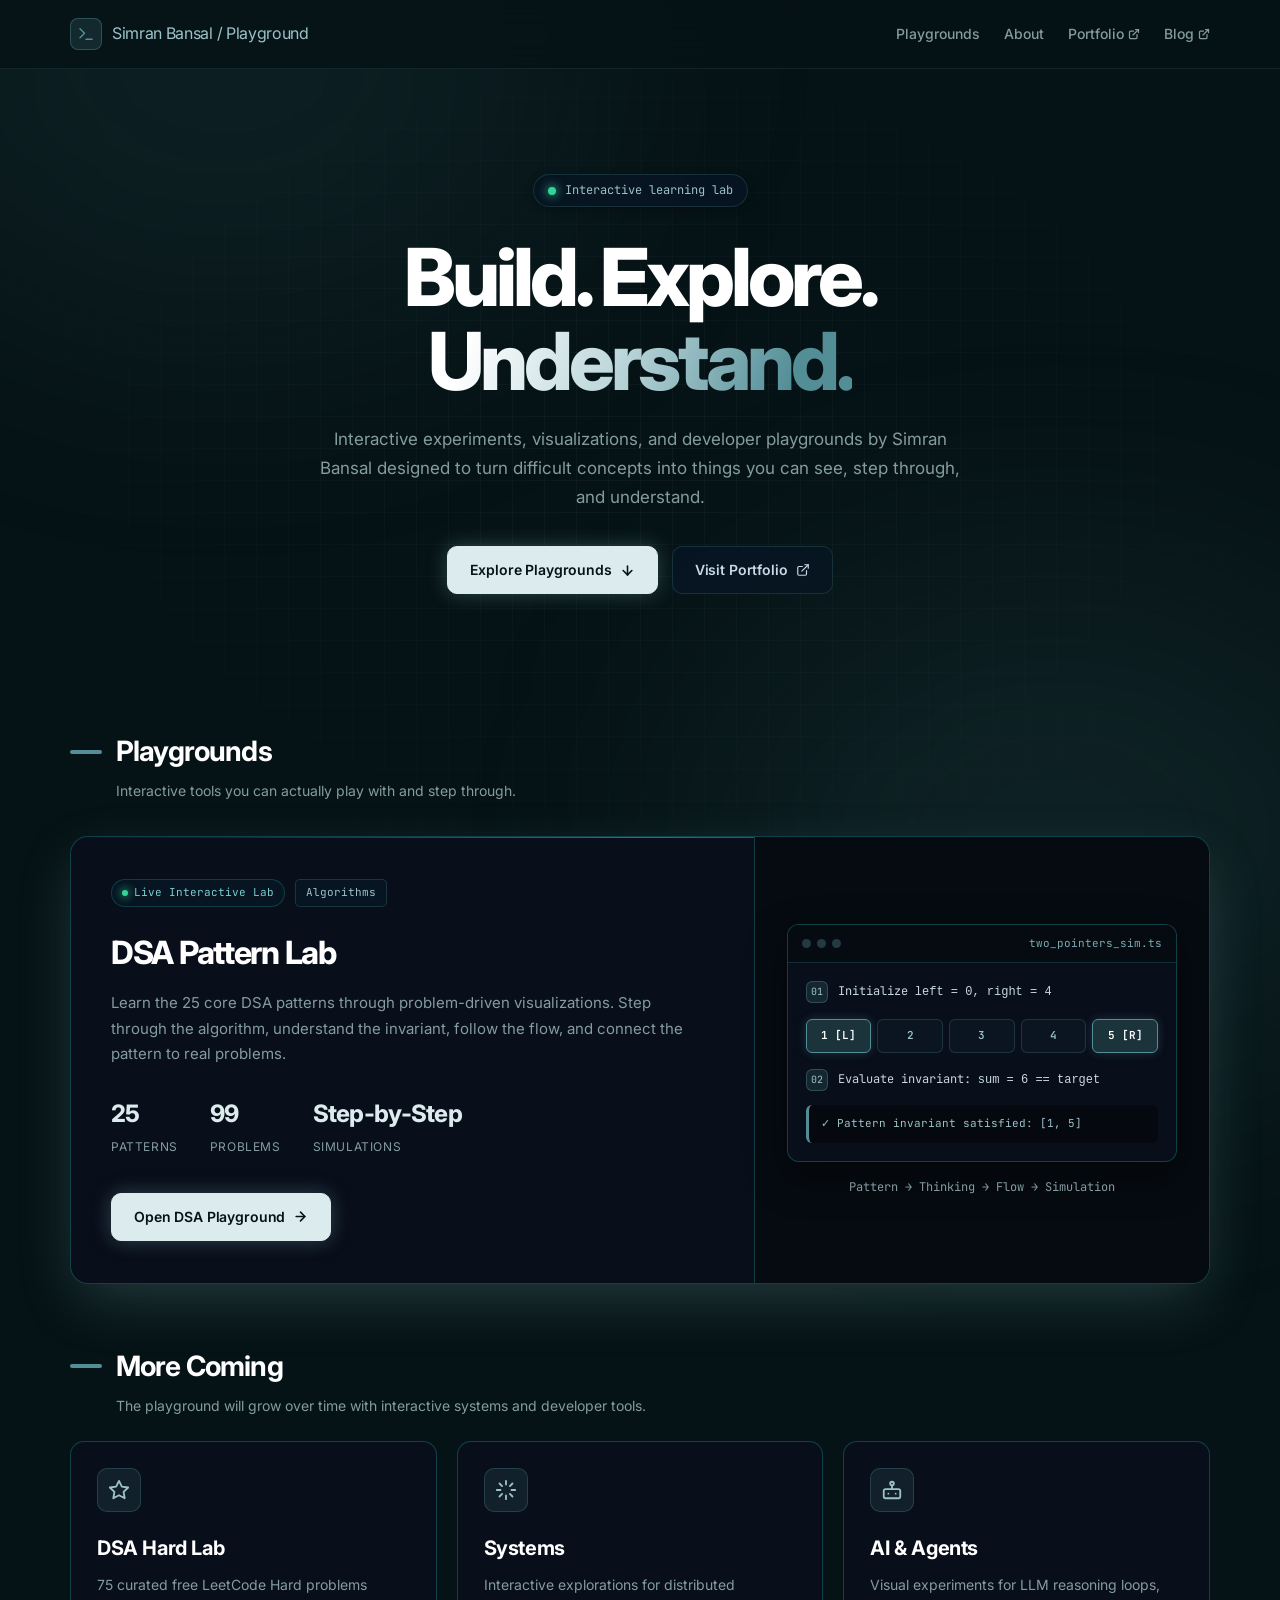
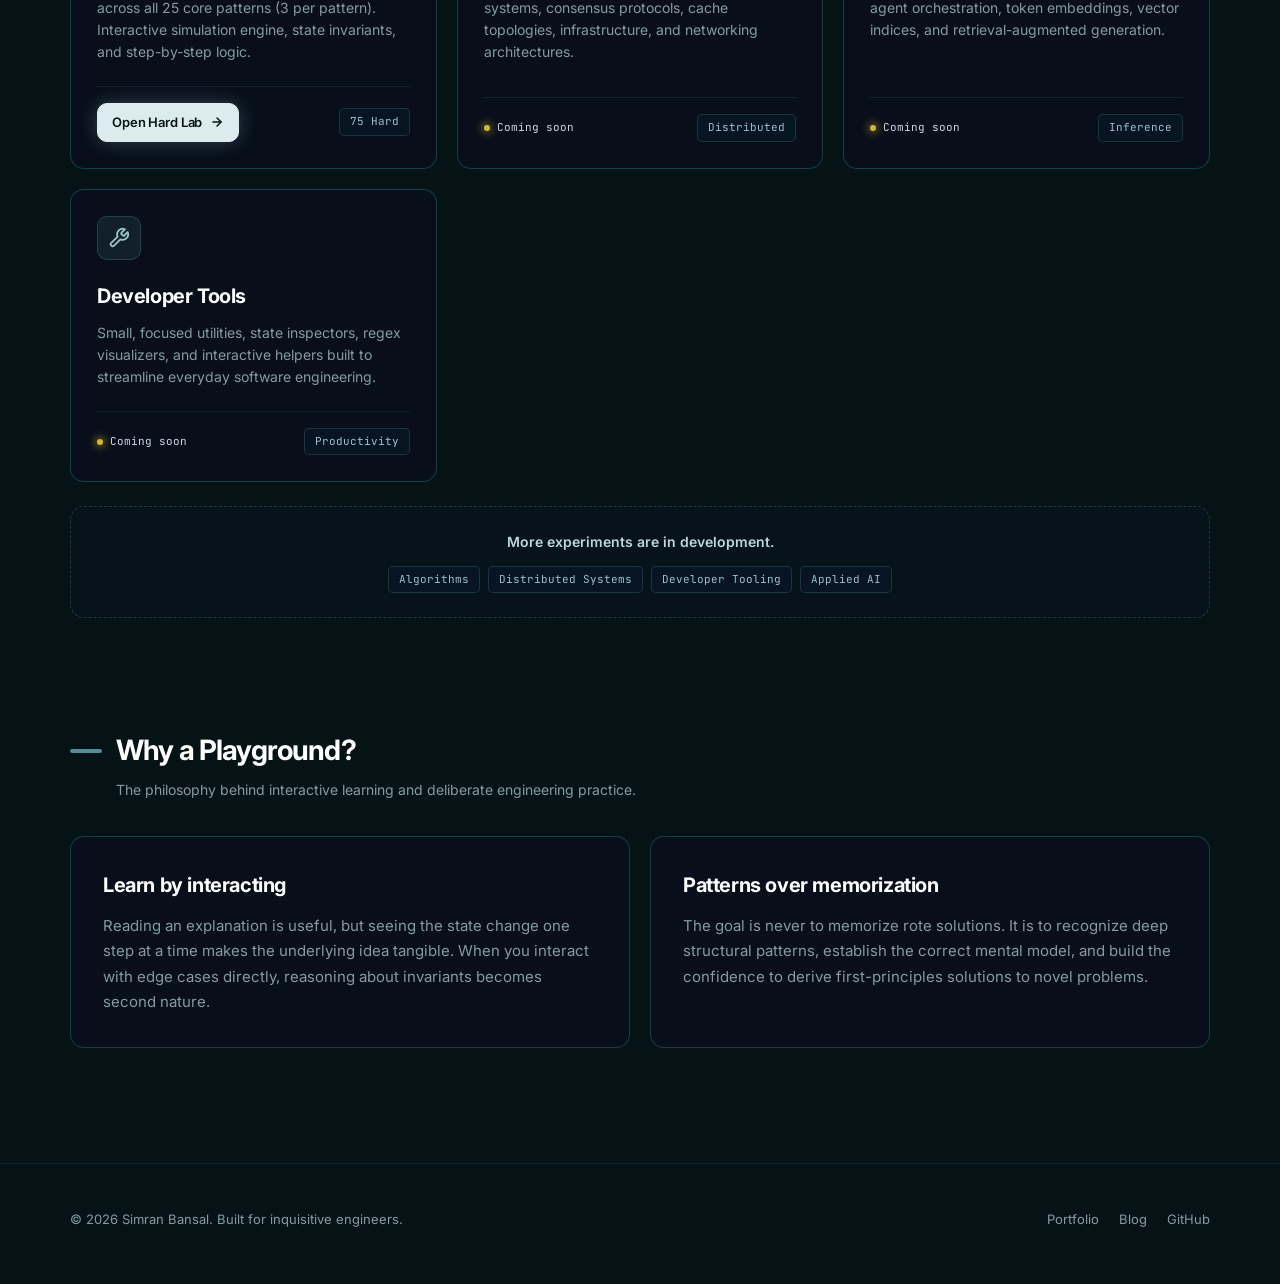
<file: index.html>
<!doctype html>
<html lang="en" class="scroll-smooth">

<head>
  <meta charset="utf-8">
  <meta name="viewport" content="width=device-width, initial-scale=1">
  <title>Playground — Simran Bansal</title>
  <meta name="description"
    content="Simran Bansal Playground — interactive experiments, visualizations, and developer labs designed to turn complex concepts into intuitive systems.">
  <link rel="icon" type="image/svg+xml"
    href="data:image/svg+xml,<svg xmlns='http://www.w3.org/2000/svg' viewBox='0 0 24 24' fill='none' stroke='%23538e97' stroke-width='2'><path d='M4 17l6-6-6-6M12 19h8'/></svg>">
  <link rel="preconnect" href="https://fonts.googleapis.com">
  <link rel="preconnect" href="https://fonts.gstatic.com" crossorigin>
  <link
    href="https://fonts.googleapis.com/css2?family=Inter:wght@300;400;500;600;700;800&family=JetBrains+Mono:wght@400;500;600&display=swap"
    rel="stylesheet">
  <link rel="stylesheet" href="css/theme.css">
  <link rel="stylesheet" href="css/main.css">
</head>

<body>

  <!-- Ambient Glow Layers (sibansal v3.0 BgGlow) -->
  <div class="bg-glow-tl" aria-hidden="true"></div>
  <div class="bg-glow-br" aria-hidden="true"></div>
  <div class="bg-grid-faint" aria-hidden="true"></div>

  <!-- Header / Navigation -->
  <header>
    <div class="container">
      <div class="nav-inner">
        <a href="/" class="brand">
          <div class="brand-icon">
            <svg width="18" height="18" viewBox="0 0 24 24" fill="none" stroke="currentColor" stroke-width="2"
              stroke-linecap="round" stroke-linejoin="round">
              <polyline points="4 17 10 11 4 5"></polyline>
              <line x1="12" y1="19" x2="20" y2="19"></line>
            </svg>
          </div>
          <span>Simran Bansal <span>/ Playground</span></span>
        </a>

        <nav class="nav-links">
          <a href="#playgrounds">Playgrounds</a>
          <a href="#about">About</a>
          <a href="https://sibansal.dev/" target="_blank" rel="noopener noreferrer" class="ext-link">
            <span>Portfolio</span>
            <svg width="12" height="12" viewBox="0 0 24 24" fill="none" stroke="currentColor" stroke-width="2.5"
              stroke-linecap="round" stroke-linejoin="round">
              <path d="M18 13v6a2 2 0 0 1-2 2H5a2 2 0 0 1-2-2V8a2 2 0 0 1 2-2h6"></path>
              <polyline points="15 3 21 3 21 9"></polyline>
              <line x1="10" y1="14" x2="21" y2="3"></line>
            </svg>
          </a>
          <a href="https://blog.sibansal.dev/" target="_blank" rel="noopener noreferrer" class="ext-link">
            <span>Blog</span>
            <svg width="12" height="12" viewBox="0 0 24 24" fill="none" stroke="currentColor" stroke-width="2.5"
              stroke-linecap="round" stroke-linejoin="round">
              <path d="M18 13v6a2 2 0 0 1-2 2H5a2 2 0 0 1-2-2V8a2 2 0 0 1 2-2h6"></path>
              <polyline points="15 3 21 3 21 9"></polyline>
              <line x1="10" y1="14" x2="21" y2="3"></line>
            </svg>
          </a>
        </nav>
      </div>
    </div>
  </header>

  <main>
    <!-- Hero Section -->
    <section class="hero">
      <div class="container">
        <div class="status-badge">
          <span class="green-dot"></span>
          <span>Interactive learning lab</span>
        </div>

        <h1>
          Build. Explore.<br>
          <span class="hero-gradient">Understand.</span>
        </h1>

        <p>
          Interactive experiments, visualizations, and developer playgrounds by Simran Bansal
          designed to turn difficult concepts into things you can see, step through, and understand.
        </p>

        <div class="hero-actions">
          <a class="btn btn-primary" href="#playgrounds">
            <span>Explore Playgrounds</span>
            <svg width="15" height="15" viewBox="0 0 24 24" fill="none" stroke="currentColor" stroke-width="2.5"
              stroke-linecap="round" stroke-linejoin="round">
              <line x1="12" y1="5" x2="12" y2="19"></line>
              <polyline points="19 12 12 19 5 12"></polyline>
            </svg>
          </a>
          <a class="btn btn-secondary" href="https://sibansal.dev/" target="_blank" rel="noopener noreferrer">
            <span>Visit Portfolio</span>
            <svg width="14" height="14" viewBox="0 0 24 24" fill="none" stroke="currentColor" stroke-width="2"
              stroke-linecap="round" stroke-linejoin="round">
              <path d="M18 13v6a2 2 0 0 1-2 2H5a2 2 0 0 1-2-2V8a2 2 0 0 1 2-2h6"></path>
              <polyline points="15 3 21 3 21 9"></polyline>
              <line x1="10" y1="14" x2="21" y2="3"></line>
            </svg>
          </a>
        </div>
      </div>
    </section>

    <!-- Playgrounds Section -->
    <section id="playgrounds">
      <div class="container">
        <div class="section-header">
          <div class="section-title-wrap">
            <span class="section-bar"></span>
            <h2>Playgrounds</h2>
          </div>
          <p>Interactive tools you can actually play with and step through.</p>
        </div>

        <!-- Featured Lab: DSA Pattern Lab -->
        <div class="tilt-wrap" data-tilt>
          <div class="tilt-inner">
            <article class="feature-card">
              <div class="feature-main">
                <div>
                  <div class="feature-badge-row">
                    <span class="tag-pill">
                      <span class="green-dot" style="width:6px;height:6px;"></span>
                      Live Interactive Lab
                    </span>
                    <span class="tag-mono">Algorithms</span>
                  </div>

                  <h3>DSA Pattern Lab</h3>
                  <p>
                    Learn the 25 core DSA patterns through problem-driven visualizations.
                    Step through the algorithm, understand the invariant, follow the flow,
                    and connect the pattern to real problems.
                  </p>

                  <div class="stats-row">
                    <div class="stat-item">
                      <strong>25</strong>
                      <span>Patterns</span>
                    </div>
                    <div class="stat-item">
                      <strong>99</strong>
                      <span>Problems</span>
                    </div>
                    <div class="stat-item">
                      <strong>Step-by-Step</strong>
                      <span>Simulations</span>
                    </div>
                  </div>
                </div>

                <div>
                  <a class="btn btn-primary" href="./dsa_25_patterns_all_article_problems_interactive.html">
                    <span>Open DSA Playground</span>
                    <svg width="15" height="15" viewBox="0 0 24 24" fill="none" stroke="currentColor" stroke-width="2.5"
                      stroke-linecap="round" stroke-linejoin="round">
                      <line x1="5" y1="12" x2="19" y2="12"></line>
                      <polyline points="12 5 19 12 12 19"></polyline>
                    </svg>
                  </a>
                </div>
              </div>

              <!-- Interactive Mock Terminal / Simulation Preview -->
              <div class="feature-side">
                <div class="mock-window">
                  <div class="mock-header">
                    <div class="mock-dots">
                      <span></span><span></span><span></span>
                    </div>
                    <span class="mock-title">two_pointers_sim.ts</span>
                  </div>
                  <div class="mock-body">
                    <div class="mock-step">
                      <span class="mock-step-num">01</span>
                      <span>Initialize <code>left = 0, right = 4</code></span>
                    </div>
                    <div class="mock-array">
                      <div class="mock-cell active">1 [L]</div>
                      <div class="mock-cell">2</div>
                      <div class="mock-cell">3</div>
                      <div class="mock-cell">4</div>
                      <div class="mock-cell active">5 [R]</div>
                    </div>
                    <div class="mock-step">
                      <span class="mock-step-num">02</span>
                      <span>Evaluate invariant: <code>sum = 6 == target</code></span>
                    </div>
                    <div class="mock-console">
                      ✓ Pattern invariant satisfied: [1, 5]
                    </div>
                  </div>
                </div>
                <p
                  style="font-family:'JetBrains Mono',monospace;font-size:12px;color:var(--text-muted);margin:16px 2px 0;text-align:center;">
                  Pattern → Thinking → Flow → Simulation
                </p>
              </div>
            </article>
          </div>
        </div>

        <!-- Future Labs Grid -->
        <div class="section-header" style="margin-top: 60px; margin-bottom: 20px;">
          <div class="section-title-wrap">
            <span class="section-bar"></span>
            <h2>More Coming</h2>
          </div>
          <p>The playground will grow over time with interactive systems and developer tools.</p>
        </div>

        <div class="cards-grid">
          <!-- Hard DSA Lab Card -->
          <div class="tilt-wrap" data-tilt>
            <div class="tilt-inner">
              <article class="card card-interactive"
                onclick="window.location.href='./dsa_25_patterns_hard_interactive.html';" style="cursor: pointer;">
                <div>
                  <div class="card-icon-wrap">
                    <svg width="22" height="22" viewBox="0 0 24 24" fill="none" stroke="currentColor" stroke-width="2"
                      stroke-linecap="round" stroke-linejoin="round">
                      <polygon
                        points="12 2 15.09 8.26 22 9.27 17 14.14 18.18 21.02 12 17.77 5.82 21.02 7 14.14 2 9.27 8.91 8.26 12 2">
                      </polygon>
                    </svg>
                  </div>
                  <h3><a href="./dsa_25_patterns_hard_interactive.html"
                      style="color: inherit; text-decoration: none;">DSA Hard Lab</a></h3>
                  <p>75 curated free LeetCode Hard problems across all 25 core patterns (3 per pattern). Interactive
                    simulation engine, state invariants, and step-by-step logic.</p>
                </div>
                <div class="card-footer">
                  <a class="btn btn-primary" href="./dsa_25_patterns_hard_interactive.html"
                    onclick="event.stopPropagation(); window.location.href='./dsa_25_patterns_hard_interactive.html';"
                    style="padding: 8px 14px; font-size: 13px;">
                    <span>Open Hard Lab</span>
                    <svg width="14" height="14" viewBox="0 0 24 24" fill="none" stroke="currentColor" stroke-width="2.5"
                      stroke-linecap="round" stroke-linejoin="round">
                      <line x1="5" y1="12" x2="19" y2="12"></line>
                      <polyline points="12 5 19 12 12 19"></polyline>
                    </svg>
                  </a>
                  <span class="tag-mono">75 Hard</span>
                </div>
              </article>
            </div>
          </div>

          <!-- Systems Card -->
          <div class="tilt-wrap" data-tilt>
            <div class="tilt-inner">
              <article class="card">
                <div>
                  <div class="card-icon-wrap">
                    <svg width="22" height="22" viewBox="0 0 24 24" fill="none" stroke="currentColor" stroke-width="2"
                      stroke-linecap="round" stroke-linejoin="round">
                      <path
                        d="M12 2v4M12 18v4M4.93 4.93l2.83 2.83M16.24 16.24l2.83 2.83M2 12h4M18 12h4M4.93 19.07l2.83-2.83M16.24 7.76l2.83-2.83">
                      </path>
                    </svg>
                  </div>
                  <h3>Systems</h3>
                  <p>Interactive explorations for distributed systems, consensus protocols, cache topologies,
                    infrastructure, and networking architectures.</p>
                </div>
                <div class="card-footer">
                  <span class="status-upcoming">
                    <span class="yellow-dot"></span>
                    Coming soon
                  </span>
                  <span class="tag-mono">Distributed</span>
                </div>
              </article>
            </div>
          </div>

          <!-- AI Card -->
          <div class="tilt-wrap" data-tilt>
            <div class="tilt-inner">
              <article class="card">
                <div>
                  <div class="card-icon-wrap">
                    <svg width="22" height="22" viewBox="0 0 24 24" fill="none" stroke="currentColor" stroke-width="2"
                      stroke-linecap="round" stroke-linejoin="round">
                      <rect x="3" y="11" width="18" height="10" rx="2"></rect>
                      <circle cx="12" cy="5" r="2"></circle>
                      <path d="M12 7v4"></path>
                      <line x1="8" y1="16" x2="8" y2="16"></line>
                      <line x1="16" y1="16" x2="16" y2="16"></line>
                    </svg>
                  </div>
                  <h3>AI & Agents</h3>
                  <p>Visual experiments for LLM reasoning loops, agent orchestration, token embeddings, vector indices,
                    and retrieval-augmented generation.</p>
                </div>
                <div class="card-footer">
                  <span class="status-upcoming">
                    <span class="yellow-dot"></span>
                    Coming soon
                  </span>
                  <span class="tag-mono">Inference</span>
                </div>
              </article>
            </div>
          </div>

          <!-- Developer Tools Card -->
          <div class="tilt-wrap" data-tilt>
            <div class="tilt-inner">
              <article class="card">
                <div>
                  <div class="card-icon-wrap">
                    <svg width="22" height="22" viewBox="0 0 24 24" fill="none" stroke="currentColor" stroke-width="2"
                      stroke-linecap="round" stroke-linejoin="round">
                      <path
                        d="M14.7 6.3a1 1 0 0 0 0 1.4l1.6 1.6a1 1 0 0 0 1.4 0l3.77-3.77a6 6 0 0 1-7.94 7.94l-6.91 6.91a2.12 2.12 0 0 1-3-3l6.91-6.91a6 6 0 0 1 7.94-7.94l-3.76 3.76z">
                      </path>
                    </svg>
                  </div>
                  <h3>Developer Tools</h3>
                  <p>Small, focused utilities, state inspectors, regex visualizers, and interactive helpers built to
                    streamline everyday software engineering.</p>
                </div>
                <div class="card-footer">
                  <span class="status-upcoming">
                    <span class="yellow-dot"></span>
                    Coming soon
                  </span>
                  <span class="tag-mono">Productivity</span>
                </div>
              </article>
            </div>
          </div>
        </div>

        <!-- Coming Soon Strip -->
        <div class="coming-banner">
          <strong>More experiments are in development.</strong>
          <div class="coming-tags">
            <span class="tag-mono">Algorithms</span>
            <span class="tag-mono">Distributed Systems</span>
            <span class="tag-mono">Developer Tooling</span>
            <span class="tag-mono">Applied AI</span>
          </div>
        </div>
      </div>
    </section>

    <!-- About Section -->
    <section id="about">
      <div class="container">
        <div class="section-header">
          <div class="section-title-wrap">
            <span class="section-bar"></span>
            <h2>Why a Playground?</h2>
          </div>
          <p>The philosophy behind interactive learning and deliberate engineering practice.</p>
        </div>

        <div class="about-grid">
          <div class="about-card">
            <h3>Learn by interacting</h3>
            <p>
              Reading an explanation is useful, but seeing the state change one step at a time
              makes the underlying idea tangible. When you interact with edge cases directly,
              reasoning about invariants becomes second nature.
            </p>
          </div>

          <div class="about-card">
            <h3>Patterns over memorization</h3>
            <p>
              The goal is never to memorize rote solutions. It is to recognize deep structural
              patterns, establish the correct mental model, and build the confidence to derive
              first-principles solutions to novel problems.
            </p>
          </div>
        </div>
      </div>
    </section>
  </main>

  <!-- Footer -->
  <footer>
    <div class="container">
      <div class="footer-row">
        <span>© 2026 Simran Bansal. Built for inquisitive engineers.</span>
        <div class="footer-links">
          <a href="https://sibansal.dev/" target="_blank" rel="noopener noreferrer">Portfolio</a>
          <a href="https://blog.sibansal.dev/" target="_blank" rel="noopener noreferrer">Blog</a>
          <a href="https://github.com/sibansal" target="_blank" rel="noopener noreferrer">GitHub</a>
        </div>
      </div>
    </div>
  </footer>

  <!-- Modular Tilt Interaction Script -->
  <!-- <script src="js/tilt.js"></script> -->
</body>

</html>
</file>
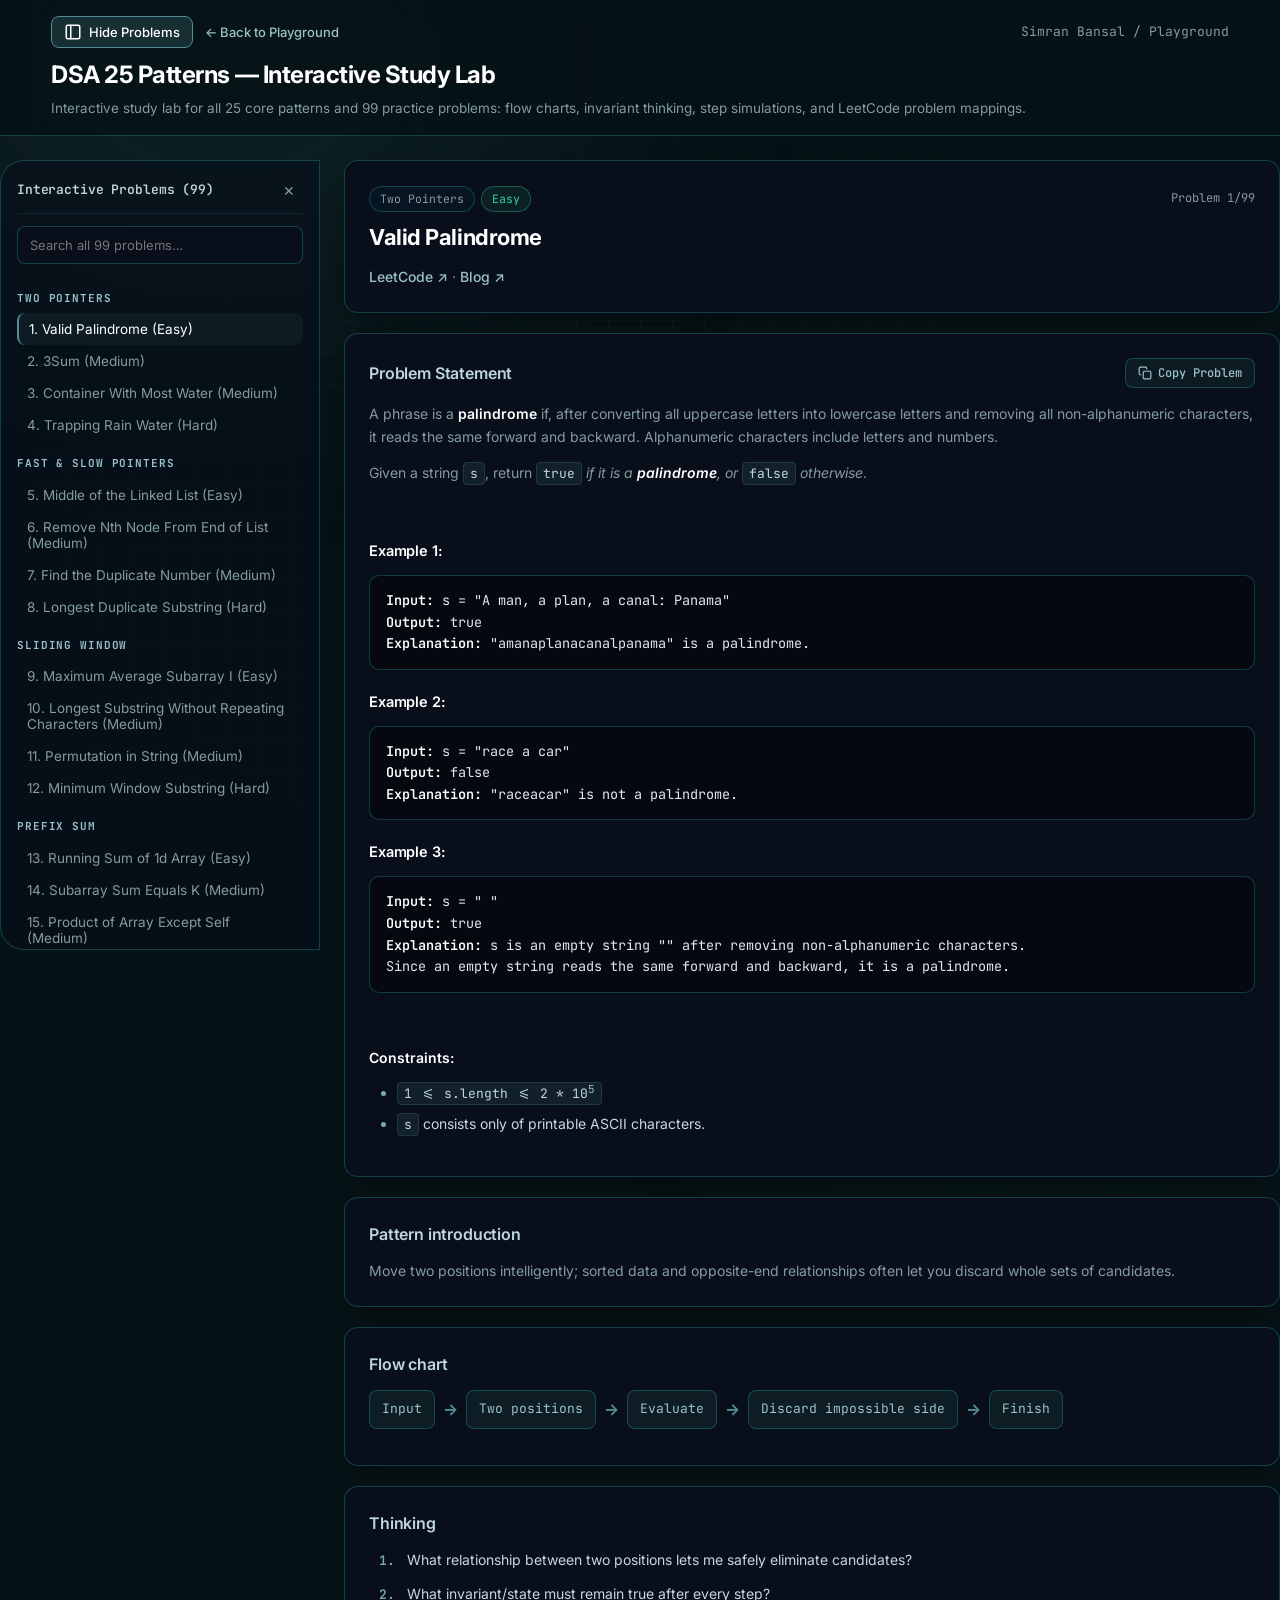
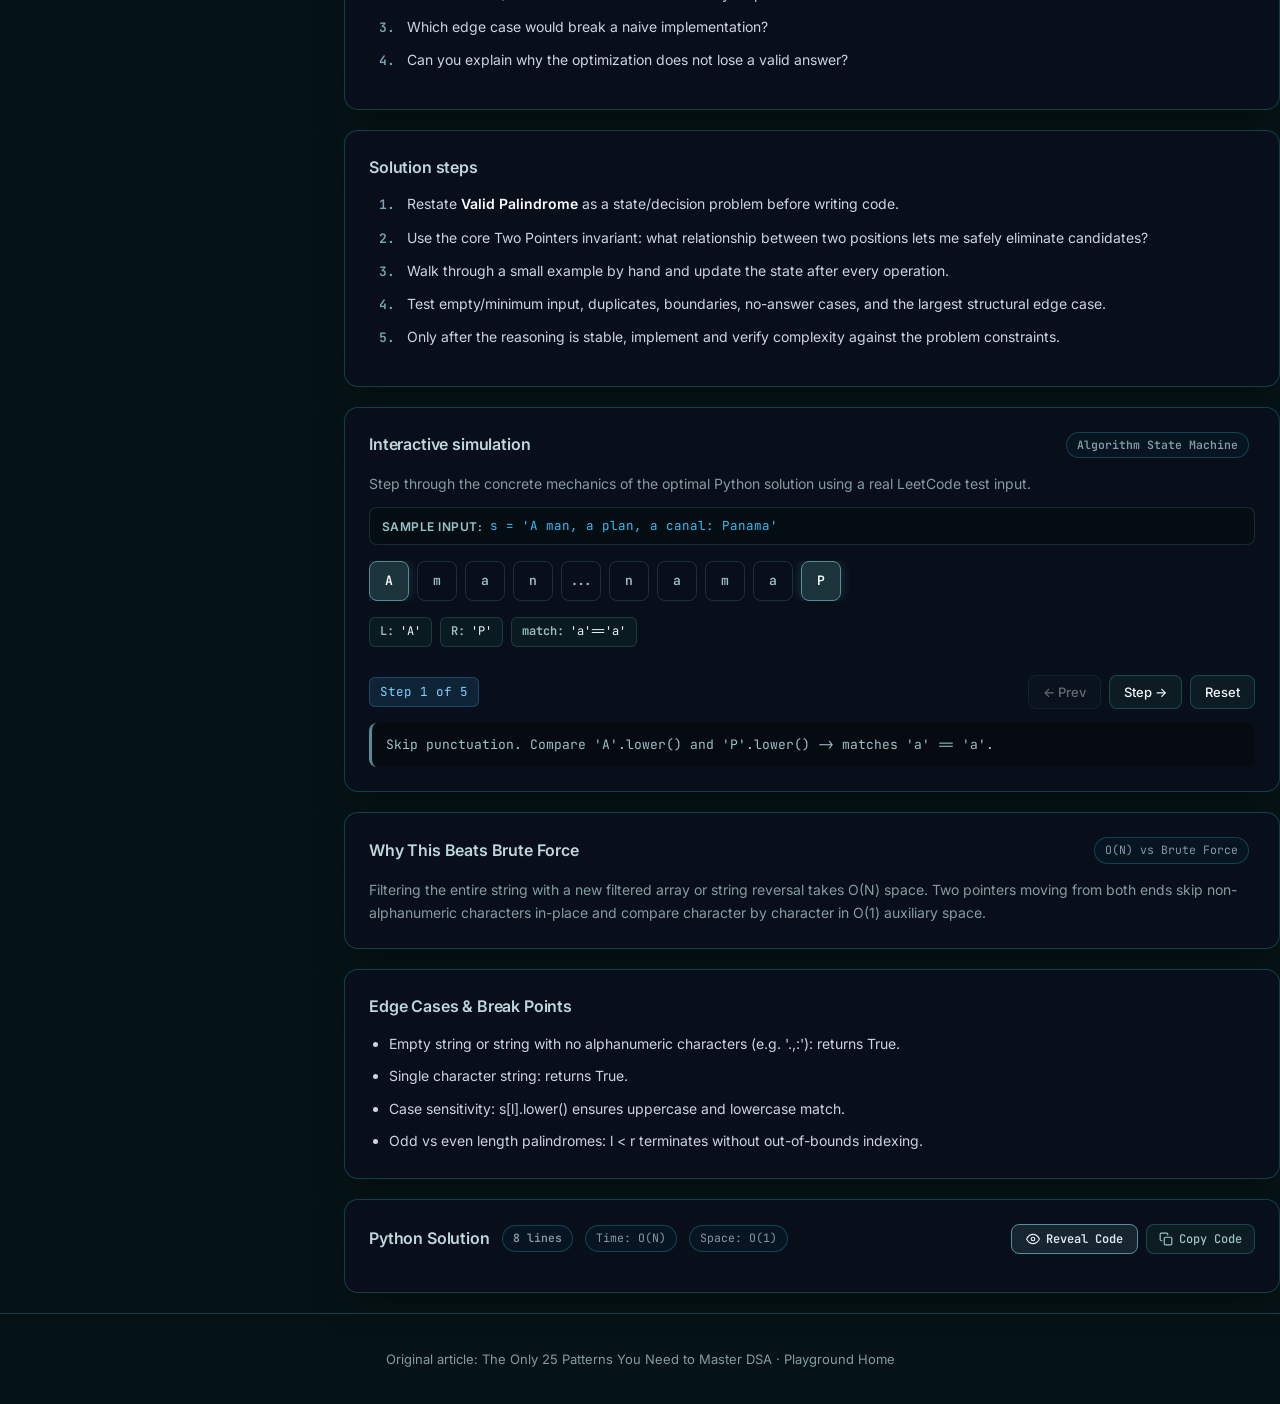
<file: dsa_25_patterns_all_article_problems_interactive.html>
<!doctype html>
<html lang="en">
<head>
  <meta charset="utf-8">
  <meta name="viewport" content="width=device-width, initial-scale=1">
  <title>DSA 25 Patterns — All Article Problems | Simran Bansal</title>
  <link rel="icon" type="image/svg+xml" href="data:image/svg+xml,<svg xmlns='http://www.w3.org/2000/svg' viewBox='0 0 24 24' fill='none' stroke='%23538e97' stroke-width='2'><path d='M4 17l6-6-6-6M12 19h8'/></svg>">
  <link rel="preconnect" href="https://fonts.googleapis.com">
  <link rel="preconnect" href="https://fonts.gstatic.com" crossorigin>
  <link href="https://fonts.googleapis.com/css2?family=Inter:wght@400;500;600;700&family=JetBrains+Mono:wght@400;500;600&display=swap" rel="stylesheet">
  <link rel="stylesheet" href="css/theme.css">
  <link rel="stylesheet" href="css/dsa-lab.css">
</head>
<body>

  <!-- Ambient Glow Layers -->
  <div class="bg-glow-tl" aria-hidden="true"></div>
  <div class="bg-glow-br" aria-hidden="true"></div>
  <div class="bg-grid-faint" aria-hidden="true"></div>

  <!-- Mobile Drawer Backdrop -->
  <div class="sidebar-backdrop" id="sidebar-backdrop" aria-hidden="true"></div>

  <!-- Header -->
  <header class="dsa-header">
    <div class="header-top">
      <div class="header-actions-left">
        <button class="sidebar-toggle-btn" id="sidebar-toggle" aria-label="Toggle Problems Sidebar" title="Toggle Sidebar">
          <svg class="icon-toggle" width="18" height="18" viewBox="0 0 24 24" fill="none" stroke="currentColor" stroke-width="2" stroke-linecap="round" stroke-linejoin="round">
            <rect x="3" y="3" width="18" height="18" rx="2" ry="2"></rect>
            <line x1="9" y1="3" x2="9" y2="21"></line>
          </svg>
          <span class="toggle-btn-label">Problems</span>
        </button>
        <a class="back-link" href="/">← Back to Playground</a>
      </div>
      <span class="brand-sub">Simran Bansal / Playground</span>
    </div>
    <h1>DSA 25 Patterns — Interactive Study Lab</h1>
    <p>Interactive study lab for all 25 core patterns and 99 practice problems: flow charts, invariant thinking, step simulations, and LeetCode problem mappings.</p>
  </header>

  <!-- Two-Column Interactive Layout -->
  <div class="layout">
    <aside id="nav"></aside>
    <main id="app" class="dsa-main"></main>
  </div>

  <!-- Mobile Floating Action Button -->
  <button class="mobile-fab-toggle" id="mobile-fab-toggle" aria-label="Open Problems List">
    <svg width="18" height="18" viewBox="0 0 24 24" fill="none" stroke="currentColor" stroke-width="2" stroke-linecap="round" stroke-linejoin="round">
      <line x1="8" y1="6" x2="21" y2="6"></line>
      <line x1="8" y1="12" x2="21" y2="12"></line>
      <line x1="8" y1="18" x2="21" y2="18"></line>
      <line x1="3" y1="6" x2="3.01" y2="6"></line>
      <line x1="3" y1="12" x2="3.01" y2="12"></line>
      <line x1="3" y1="18" x2="3.01" y2="18"></line>
    </svg>
    <span>Problems</span>
  </button>

  <!-- Footer -->
  <footer class="dsa-footer">
    Original article: <a href="https://blog.sibansal.dev/the-only-25-patterns-you-need-to-master-dsa" target="_blank" rel="noopener noreferrer">The Only 25 Patterns You Need to Master DSA</a> · <a href="/">Playground Home</a>
  </footer>

  <!-- Modular Scripts -->
  <script src="js/dsa-data.js"></script>
  <script src="js/dsa-lab.js"></script>
</body>
</html>
</file>
<file: css/theme.css>
/* =========================================================
   sibansal · Dark Teal Theme — Core Design Tokens & Base
   Extracted from sibansal/portfolio (v3.0)
   ========================================================= */

:root {
  /* Brand Teal Palette */
  --bg: #061316;
  --primary: #538e97;
  --accent-100: #DCEBED;
  --accent-200: #BDD7DB;
  --accent-300: #9CC2C8;
  --accent-400: #79AAB2;
  --accent-500: #4F8C96;
  --accent-600: #437882;
  --accent-700: #37666D;
  --accent-800: #294C52;

  /* Raw Card & Surface Tokens */
  --card-bg: #080e1a;
  --card-border: rgba(32, 160, 160, 0.35);
  --card-hover-border: #538e97;
  --portrait-border: rgba(32, 160, 160, 0.35);
  --strip-bg: #060b11;
  --strip-border-top: rgba(32, 160, 160, 0.25);
  --pill-text: #7ecece;
  --pill-bg: rgba(8, 22, 36, 0.85);
  --pill-border: rgba(32, 160, 160, 0.3);
  --status-text: #c8d8e4;
  --text-muted: #849ca0;
  --text-dim: #5c7478;

  /* Glow & Shadow Tokens */
  --card-elevated-shadow: 0 20px 60px -10px rgba(132, 190, 194, 0.25);
  --btn-glow: 0 0 20px rgba(132, 190, 194, 0.3);
  --btn-glow-hover: 0 0 32px rgba(132, 190, 194, 0.5);

  --max-w: 1140px;
}

*, *::before, *::after {
  box-sizing: border-box;
  margin: 0;
  padding: 0;
}

::selection {
  background: var(--primary);
  color: #ffffff;
}

html {
  scroll-behavior: smooth;
  background-color: var(--bg);
  color: #f1f5f9;
  font-family: 'Inter', -apple-system, BlinkMacSystemFont, "Segoe UI", Roboto, sans-serif;
  line-height: 1.6;
}

body {
  background-color: var(--bg);
  color: #e2e8f0;
  min-height: 100vh;
  position: relative;
  overflow-x: hidden;
  -webkit-font-smoothing: antialiased;
  -moz-osx-font-smoothing: grayscale;
}

a {
  color: inherit;
  text-decoration: none;
  transition: color 0.2s ease;
}

/* Ambient Background Glows */
.bg-glow-tl {
  position: fixed;
  top: -20%;
  left: -10%;
  width: 55%;
  height: 55%;
  border-radius: 50%;
  background: rgba(67, 120, 130, 0.12);
  filter: blur(130px);
  pointer-events: none;
  z-index: 0;
}

.bg-glow-br {
  position: fixed;
  bottom: -20%;
  right: -10%;
  width: 55%;
  height: 55%;
  border-radius: 50%;
  background: rgba(79, 140, 150, 0.12);
  filter: blur(130px);
  pointer-events: none;
  z-index: 0;
}

.bg-grid-faint {
  position: fixed;
  inset: 0;
  background-image: linear-gradient(to right, rgba(255, 255, 255, 0.035) 1px, transparent 1px),
                    linear-gradient(to bottom, rgba(255, 255, 255, 0.035) 1px, transparent 1px);
  background-size: 32px 32px;
  mask-image: radial-gradient(ellipse at center, black, transparent 80%);
  -webkit-mask-image: radial-gradient(ellipse at center, black, transparent 80%);
  pointer-events: none;
  z-index: 0;
}

.container {
  width: min(var(--max-w), calc(100% - 48px));
  margin-inline: auto;
  position: relative;
  z-index: 10;
}

/* Common Dot Badges */
.green-dot {
  width: 8px;
  height: 8px;
  border-radius: 50%;
  background: #34d399;
  box-shadow: 0 0 8px 2px rgba(52, 211, 153, 0.55);
  animation: pulse-dot 2.5s infinite;
  display: inline-block;
  flex-shrink: 0;
}

.yellow-dot {
  width: 6px;
  height: 6px;
  border-radius: 50%;
  background: #d3b634;
  box-shadow: 0 0 8px 2px rgba(211, 182, 52, 0.55);
  display: inline-block;
  flex-shrink: 0;
}

@keyframes pulse-dot {
  0%, 100% { opacity: 1; transform: scale(1); }
  50% { opacity: 0.6; transform: scale(0.85); }
}

/* Common Monospace Tags */
.tag-mono {
  font-family: 'JetBrains Mono', monospace;
  font-size: 11px;
  padding: 4px 10px;
  border-radius: 5px;
  background: rgba(8, 22, 36, 0.9);
  border: 1px solid rgba(41, 76, 82, 0.6);
  color: var(--accent-300);
  display: inline-flex;
  align-items: center;
  gap: 6px;
}

.tag-pill {
  font-family: 'JetBrains Mono', monospace;
  font-size: 11px;
  padding: 4px 10px;
  border-radius: 999px;
  background: var(--pill-bg);
  border: 1px solid var(--pill-border);
  color: var(--pill-text);
  display: inline-flex;
  align-items: center;
  gap: 6px;
}
</file>
<file: css/main.css>
/* =========================================================
   Playground Landing Page Styles
   ========================================================= */

/* Header & Navigation */
header {
  position: sticky;
  top: 0;
  z-index: 100;
  backdrop-filter: blur(16px);
  -webkit-backdrop-filter: blur(16px);
  background: rgba(6, 19, 22, 0.78);
  border-bottom: 1px solid rgba(41, 76, 82, 0.35);
  transition: border-color 0.2s ease;
}

.nav-inner {
  height: 68px;
  display: flex;
  align-items: center;
  justify-content: space-between;
}

.brand {
  display: flex;
  align-items: center;
  gap: 10px;
  font-weight: 700;
  font-size: 16px;
  letter-spacing: -0.02em;
  color: #fff;
}

.brand-icon {
  width: 32px;
  height: 32px;
  border-radius: 8px;
  background: rgba(41, 76, 82, 0.4);
  border: 1px solid rgba(83, 142, 151, 0.4);
  display: flex;
  align-items: center;
  justify-content: center;
  color: var(--primary);
  transition: all 0.25s ease;
}

.brand:hover .brand-icon {
  border-color: var(--primary);
  box-shadow: 0 0 16px rgba(83, 142, 151, 0.4);
  transform: rotate(-3deg);
}

.brand span {
  color: var(--accent-300);
  font-weight: 400;
}

.nav-links {
  display: flex;
  align-items: center;
  gap: 24px;
  font-size: 14px;
  font-weight: 500;
  color: var(--text-muted);
}

.nav-links a:hover {
  color: var(--accent-200);
}

.nav-links a.ext-link {
  display: inline-flex;
  align-items: center;
  gap: 4px;
}

/* Hero Section */
.hero {
  padding: 105px 0 80px;
  text-align: center;
}

.status-badge {
  display: inline-flex;
  align-items: center;
  gap: 9px;
  padding: 6px 14px;
  border-radius: 999px;
  border: 1px solid rgba(41, 76, 82, 0.5);
  background: var(--pill-bg);
  color: var(--accent-300);
  font-family: 'JetBrains Mono', monospace;
  font-size: 12px;
  box-shadow: 0 2px 8px rgba(0, 0, 0, 0.3);
  margin-bottom: 28px;
}

.hero h1 {
  font-size: clamp(44px, 7.5vw, 80px);
  font-weight: 800;
  line-height: 1.05;
  letter-spacing: -0.05em;
  color: #ffffff;
  margin-bottom: 22px;
}

.hero-gradient {
  background: linear-gradient(110deg, #ffffff 10%, var(--accent-200) 45%, var(--primary) 85%);
  -webkit-background-clip: text;
  background-clip: text;
  color: transparent;
  display: inline-block;
}

.hero p {
  max-width: 640px;
  margin: 0 auto 34px;
  color: var(--text-muted);
  font-size: 17px;
  line-height: 1.7;
}

.hero-actions {
  display: flex;
  align-items: center;
  justify-content: center;
  gap: 14px;
  flex-wrap: wrap;
}

/* Buttons */
.btn {
  position: relative;
  z-index: 20;
  display: inline-flex;
  align-items: center;
  gap: 8px;
  padding: 12px 22px;
  border-radius: 10px;
  font-size: 14px;
  font-weight: 600;
  letter-spacing: -0.01em;
  cursor: pointer;
  text-decoration: none;
  pointer-events: auto;
  user-select: none;
  -webkit-user-select: none;
  transition: all 0.25s cubic-bezier(0.16, 1, 0.3, 1);
}

.btn > * {
  pointer-events: none;
}

.btn-primary {
  background: var(--accent-100);
  color: #061316;
  border: 1px solid var(--accent-100);
  box-shadow: var(--btn-glow);
}

.btn-primary:hover {
  background: #ffffff;
  box-shadow: var(--btn-glow-hover);
  transform: translateY(-2px);
}

.btn-secondary {
  background: rgba(8, 22, 36, 0.85);
  color: var(--status-text);
  border: 1px solid rgba(41, 76, 82, 0.5);
}

.btn-secondary:hover {
  border-color: var(--primary);
  color: #ffffff;
  transform: translateY(-2px);
  box-shadow: 0 4px 18px rgba(83, 142, 151, 0.15);
}

/* Section Headings */
.section-header {
  margin-bottom: 34px;
}

.section-title-wrap {
  display: flex;
  align-items: center;
  gap: 14px;
}

.section-bar {
  width: 32px;
  height: 4px;
  border-radius: 999px;
  background: var(--primary);
  flex-shrink: 0;
}

.section-header h2 {
  font-size: 28px;
  font-weight: 700;
  color: #ffffff;
  letter-spacing: -0.03em;
}

.section-header p {
  margin-top: 6px;
  margin-left: 46px;
  color: var(--text-muted);
  font-size: 14px;
}

/* Sections */
section {
  padding: 55px 0;
}

/* 3D Tilt Card Wrapper */
.tilt-wrap {
  perspective: 1000px;
  transform-style: preserve-3d;
}

.tilt-inner {
  width: 100%;
  height: 100%;
  transform-style: preserve-3d;
  transition: transform 0.2s cubic-bezier(0.2, 0, 0.2, 1), box-shadow 0.25s ease, border-color 0.25s ease;
}

/* Feature Card (DSA Lab) */
.feature-card {
  display: grid;
  grid-template-columns: 1.35fr 0.9fr;
  background: var(--card-bg);
  border: 1px solid var(--card-border);
  border-radius: 18px;
  overflow: hidden;
  box-shadow: var(--card-elevated-shadow);
  position: relative;
}

.feature-card::before {
  content: '';
  position: absolute;
  top: 0;
  left: 0;
  right: 0;
  height: 1px;
  background: linear-gradient(90deg, transparent, rgba(132, 190, 194, 0.5), transparent);
  pointer-events: none;
}

.feature-main {
  padding: 42px 40px;
  display: flex;
  flex-direction: column;
  justify-content: space-between;
  position: relative;
  z-index: 10;
}

.feature-badge-row {
  display: flex;
  align-items: center;
  gap: 10px;
  margin-bottom: 20px;
}

.feature-main h3 {
  font-size: 32px;
  font-weight: 750;
  letter-spacing: -0.04em;
  color: #ffffff;
  margin-bottom: 12px;
}

.feature-main p {
  color: var(--text-muted);
  font-size: 15px;
  line-height: 1.7;
  max-width: 580px;
  margin-bottom: 28px;
}

.stats-row {
  display: flex;
  gap: 32px;
  margin-bottom: 34px;
  flex-wrap: wrap;
}

.stat-item strong {
  display: block;
  font-size: 24px;
  font-weight: 750;
  color: var(--accent-100);
  letter-spacing: -0.03em;
}

.stat-item span {
  font-size: 12px;
  color: var(--text-muted);
  text-transform: uppercase;
  letter-spacing: 0.05em;
}

/* Feature Side (Interactive Mock Terminal) */
.feature-side {
  background: var(--strip-bg);
  border-left: 1px solid var(--card-border);
  padding: 32px;
  display: flex;
  flex-direction: column;
  justify-content: center;
  position: relative;
}

.mock-window {
  background: #080e1a;
  border: 1px solid var(--card-border);
  border-radius: 12px;
  overflow: hidden;
  box-shadow: 0 15px 40px rgba(0, 0, 0, 0.45);
}

.mock-header {
  background: #060b11;
  padding: 10px 14px;
  display: flex;
  align-items: center;
  justify-content: space-between;
  border-bottom: 1px solid var(--strip-border-top);
}

.mock-dots {
  display: flex;
  gap: 6px;
}

.mock-dots span {
  width: 9px;
  height: 9px;
  border-radius: 50%;
  background: #253942;
}

.mock-title {
  font-family: 'JetBrains Mono', monospace;
  font-size: 11px;
  color: var(--accent-400);
}

.mock-body {
  padding: 18px;
  font-family: 'JetBrains Mono', monospace;
  font-size: 12px;
}

.mock-step {
  display: flex;
  align-items: center;
  gap: 10px;
  margin-bottom: 12px;
  color: var(--status-text);
}

.mock-step-num {
  width: 22px;
  height: 22px;
  border-radius: 6px;
  background: rgba(41, 76, 82, 0.4);
  border: 1px solid rgba(83, 142, 151, 0.4);
  display: flex;
  align-items: center;
  justify-content: center;
  font-size: 10px;
  color: var(--accent-300);
  flex-shrink: 0;
}

.mock-array {
  display: flex;
  gap: 6px;
  margin: 16px 0;
}

.mock-cell {
  flex: 1;
  height: 34px;
  background: #0b1522;
  border: 1px solid rgba(83, 142, 151, 0.25);
  border-radius: 6px;
  display: flex;
  align-items: center;
  justify-content: center;
  font-size: 11px;
  color: #9cc2c8;
  font-weight: 600;
}

.mock-cell.active {
  background: rgba(41, 76, 82, 0.6);
  border-color: var(--primary);
  color: #fff;
  box-shadow: 0 0 10px rgba(83, 142, 151, 0.3);
}

.mock-cell.match {
  background: rgba(52, 211, 153, 0.2);
  border-color: #34d399;
  color: #6ee7b7;
}

.mock-console {
  margin-top: 14px;
  padding: 10px 12px;
  border-radius: 6px;
  background: #05090f;
  border-left: 3px solid var(--primary);
  font-size: 11px;
  color: var(--accent-300);
}

/* Cards Grid */
.cards-grid {
  display: grid;
  grid-template-columns: repeat(3, 1fr);
  gap: 20px;
  margin-top: 24px;
}

.card {
  background: var(--card-bg);
  border: 1px solid var(--card-border);
  border-radius: 14px;
  padding: 26px;
  display: flex;
  flex-direction: column;
  justify-content: space-between;
  height: 100%;
  position: relative;
  transition: all 0.25s ease;
}

.card:hover {
  border-color: var(--card-hover-border);
  transform: translateY(-4px);
  box-shadow: 0 12px 30px -8px rgba(83, 142, 151, 0.2);
}

.tilt-wrap .card:hover {
  transform: none;
}

.card-icon-wrap {
  width: 44px;
  height: 44px;
  border-radius: 10px;
  background: rgba(41, 76, 82, 0.3);
  border: 1px solid rgba(83, 142, 151, 0.3);
  display: flex;
  align-items: center;
  justify-content: center;
  margin-bottom: 20px;
  font-size: 20px;
  color: var(--accent-300);
  transition: all 0.25s ease;
}

.card:hover .card-icon-wrap {
  border-color: var(--primary);
  box-shadow: 0 0 14px rgba(83, 142, 151, 0.3);
}

.card h3 {
  font-size: 20px;
  font-weight: 700;
  letter-spacing: -0.02em;
  color: #ffffff;
  margin-bottom: 10px;
}

.card p {
  color: var(--text-muted);
  font-size: 14px;
  line-height: 1.6;
  margin-bottom: 22px;
  flex-grow: 1;
}

.card ol {
  margin: 12px 0 14px 28px;
  padding-left: 6px;
}

.card ol li {
  margin-bottom: 8px;
  line-height: 1.65;
  color: #cbd5e1;
  font-size: 14px;
}

.card strong,
.card b {
  color: #ffffff;
  font-weight: 600;
}

.card-footer {
  display: flex;
  align-items: center;
  justify-content: space-between;
  padding-top: 16px;
  border-top: 1px solid rgba(41, 76, 82, 0.3);
  position: relative;
  z-index: 10;
}

.card-interactive {
  cursor: pointer;
}

.card-interactive:hover {
  border-color: rgba(132, 190, 194, 0.55);
}

.status-upcoming {
  display: inline-flex;
  align-items: center;
  gap: 7px;
  font-family: 'JetBrains Mono', monospace;
  font-size: 11px;
  color: var(--status-text);
}

/* Coming Strip */
.coming-banner {
  margin-top: 24px;
  padding: 24px 30px;
  border: 1px dashed rgba(41, 76, 82, 0.7);
  border-radius: 14px;
  text-align: center;
  background: rgba(8, 22, 36, 0.4);
  color: var(--text-muted);
  font-size: 14px;
}

.coming-banner strong {
  color: var(--accent-200);
  font-weight: 600;
}

.coming-tags {
  display: flex;
  justify-content: center;
  gap: 8px;
  margin-top: 12px;
  flex-wrap: wrap;
}

/* About Section */
.about-grid {
  display: grid;
  grid-template-columns: 1fr 1fr;
  gap: 20px;
}

.about-card {
  background: var(--card-bg);
  border: 1px solid var(--card-border);
  border-radius: 14px;
  padding: 32px;
  position: relative;
}

.about-card h3 {
  font-size: 20px;
  font-weight: 700;
  color: #ffffff;
  margin-bottom: 12px;
  letter-spacing: -0.02em;
}

.about-card p {
  color: var(--text-muted);
  font-size: 15px;
  line-height: 1.7;
}

/* Footer */
footer {
  margin-top: 60px;
  padding: 45px 0 55px;
  border-top: 1px solid rgba(41, 76, 82, 0.35);
  color: var(--text-muted);
  font-size: 13px;
}

.footer-row {
  display: flex;
  justify-content: space-between;
  align-items: center;
  gap: 20px;
  flex-wrap: wrap;
}

.footer-links {
  display: flex;
  align-items: center;
  gap: 20px;
}

.footer-links a:hover {
  color: var(--accent-200);
}

/* Responsive */
@media (max-width: 900px) {
  .feature-card {
    grid-template-columns: 1fr;
  }
  .feature-side {
    border-left: 0;
    border-top: 1px solid var(--card-border);
    padding: 28px;
  }
  .cards-grid {
    grid-template-columns: 1fr 1fr;
  }
  .about-grid {
    grid-template-columns: 1fr;
  }
  .hero {
    padding: 75px 0 60px;
  }
}

@media (max-width: 600px) {
  .container {
    width: min(var(--max-w), calc(100% - 32px));
  }
  .cards-grid {
    grid-template-columns: 1fr;
  }
  .feature-main {
    padding: 30px 24px;
  }
  .stats-row {
    gap: 20px;
  }
  .nav-links a:not(.ext-link) {
    display: none;
  }
  .hero h1 {
    font-size: 42px;
  }
}
</file>
<file: css/dsa-lab.css>
/* =========================================================
   DSA 25 Patterns Interactive Lab Styles
   ========================================================= */

*,
*::before,
*::after {
  box-sizing: border-box;
}

html,
body {
  width: 100%;
  max-width: 100vw;
  overflow-x: hidden;
  scrollbar-width: thin;
  scrollbar-color: #1e3a40 #060e12;
}

html.drawer-open,
body.drawer-open {
  overflow: hidden !important;
}

/* Global Dark Teal Custom Scrollbars */
::-webkit-scrollbar {
  width: 7px;
  height: 7px;
}

::-webkit-scrollbar-track {
  background: #060e12;
}

::-webkit-scrollbar-thumb {
  background: #1e3a40;
  border-radius: 6px;
}

::-webkit-scrollbar-thumb:hover {
  background: var(--primary);
}

header.dsa-header {
  padding: 16px 4vw;
  border-bottom: 1px solid var(--card-border);
  position: sticky;
  top: 0;
  z-index: 50;
  background: rgba(6, 19, 22, 0.88);
  backdrop-filter: blur(14px);
  -webkit-backdrop-filter: blur(14px);
}

.header-top {
  display: flex;
  align-items: center;
  justify-content: space-between;
  gap: 16px;
  flex-wrap: wrap;
  margin-bottom: 8px;
}

.header-actions-left {
  display: inline-flex;
  align-items: center;
  gap: 12px;
}

.sidebar-toggle-btn {
  display: inline-flex;
  align-items: center;
  gap: 7px;
  background: #09171b;
  color: var(--accent-300);
  border: 1px solid var(--card-border);
  border-radius: 8px;
  padding: 6px 12px;
  font-family: inherit;
  font-size: 13px;
  font-weight: 500;
  cursor: pointer;
  transition: all 0.2s ease;
  user-select: none;
}

.sidebar-toggle-btn:hover {
  border-color: var(--primary);
  color: #fff;
  background: rgba(83, 142, 151, 0.2);
  box-shadow: 0 0 12px rgba(83, 142, 151, 0.25);
}

.sidebar-toggle-btn.active {
  background: rgba(83, 142, 151, 0.22);
  border-color: var(--primary);
  color: #fff;
}

.back-link {
  display: inline-flex;
  align-items: center;
  gap: 6px;
  color: var(--accent-300);
  font-size: 13px;
  font-weight: 500;
  text-decoration: none;
  transition: color 0.2s ease;
}

.back-link:hover {
  color: #fff;
}

.brand-sub {
  color: var(--text-muted);
  font-size: 13px;
  font-family: 'JetBrains Mono', monospace;
}

header.dsa-header h1 {
  margin: 0;
  font-size: 24px;
  font-weight: 700;
  letter-spacing: -0.02em;
  color: #fff;
  overflow-wrap: anywhere;
}

header.dsa-header p {
  margin: 4px 0 0;
  color: var(--text-muted);
  font-size: 13.5px;
  max-width: 1100px;
  line-height: 1.5;
  overflow-wrap: anywhere;
}

.layout {
  padding-top: 24px;
  display: flex;
  width: 100%;
  max-width: 1600px;
  margin: auto;
  position: relative;
  z-index: 1;
  min-height: calc(100vh - 110px);
}

aside {
  margin-right: 24px;
  border-radius: 24px 0 0 24px;
  width: 320px;
  min-width: 320px;
  flex-shrink: 0;
  padding: 16px;
  border: 1px solid var(--card-border);
  height: calc(100vh - 110px);
  position: sticky;
  top: 110px;
  overflow-y: auto;
  background: rgba(8, 14, 26, 0.6);
  transition: width 0.25s ease, min-width 0.25s ease, padding 0.25s ease, opacity 0.25s ease;
  box-sizing: border-box;
  scrollbar-width: thin;
  scrollbar-color: #23454b transparent;
}

aside::-webkit-scrollbar {
  width: 6px;
}

aside::-webkit-scrollbar-track {
  background: rgba(6, 15, 19, 0.4);
  border-radius: 6px;
}

aside::-webkit-scrollbar-thumb {
  background: #23454b;
  border-radius: 6px;
}

aside::-webkit-scrollbar-thumb:hover {
  background: var(--primary);
}

body.sidebar-collapsed aside {
  width: 0 !important;
  min-width: 0 !important;
  padding: 0 !important;
  opacity: 0 !important;
  pointer-events: none !important;
  border-right: none !important;
  overflow: hidden !important;
}

.aside-top-bar {
  display: flex;
  align-items: center;
  justify-content: space-between;
  margin-bottom: 12px;
  padding-bottom: 8px;
  border-bottom: 1px solid rgba(83, 142, 151, 0.15);
}

.aside-heading {
  font-size: 13px;
  font-weight: 600;
  color: var(--accent-200);
  font-family: 'JetBrains Mono', monospace;
  letter-spacing: -0.01em;
}

.aside-close-btn {
  background: transparent;
  border: 1px solid transparent;
  color: var(--text-muted);
  width: 28px;
  height: 28px;
  border-radius: 6px;
  display: inline-flex;
  align-items: center;
  justify-content: center;
  font-size: 14px;
  cursor: pointer;
  transition: all 0.15s ease;
}

.aside-close-btn:hover {
  color: #fff;
  background: rgba(83, 142, 151, 0.2);
  border-color: var(--card-border);
}

.aside-list {
  display: flex;
  flex-direction: column;
}

.search {
  width: 100%;
  padding: 10px 12px;
  background: #080e1a;
  border: 1px solid var(--card-border);
  color: #f1f5f9;
  border-radius: 8px;
  margin-bottom: 12px;
  font-family: inherit;
  font-size: 13px;
  outline: none;
  transition: border-color 0.2s ease, box-shadow 0.2s ease;
  box-sizing: border-box;
}

.search:focus {
  border-color: var(--primary);
  box-shadow: 0 0 10px rgba(83, 142, 151, 0.25);
}

.group {
  margin: 14px 0 6px;
  color: var(--accent-300);
  font-weight: 650;
  font-size: 11px;
  font-family: 'JetBrains Mono', monospace;
  text-transform: uppercase;
  letter-spacing: 0.08em;
}

aside button {
  width: 100%;
  text-align: left;
  background: transparent;
  color: var(--text-muted);
  border: 0;
  border-radius: 8px;
  padding: 8px 10px;
  cursor: pointer;
  font-family: inherit;
  font-size: 13.5px;
  transition: all 0.15s ease;
  box-sizing: border-box;
}

aside button:hover,
aside button.active {
  background: #0d1c22;
  color: #fff;
  border-left: 2px solid var(--primary);
}

.dsa-main .card {
  background: var(--card-bg);
  border: 1px solid var(--card-border);
  border-radius: 14px;
  padding: 24px;
  margin-bottom: 20px;
  box-shadow: 0 12px 36px -10px rgba(0, 0, 0, 0.5);
  position: relative;
  width: 100%;
  max-width: 100%;
  min-width: 0;
  box-sizing: border-box;
  overflow-wrap: anywhere;
  word-break: normal;
}

.card-meta-row {
  display: flex;
  align-items: center;
  justify-content: space-between;
  gap: 12px;
  flex-wrap: wrap;
  margin-bottom: 8px;
}

.dsa-main .badge {
  display: inline-block;
  border: 1px solid var(--card-border);
  border-radius: 999px;
  padding: 3px 10px;
  color: var(--text-muted);
  font-size: 11.5px;
  font-family: 'JetBrains Mono', monospace;
  margin-right: 6px;
  background: var(--pill-bg);
}

.dsa-main .badge.easy {
  color: #34d399;
  border-color: rgba(52, 211, 153, 0.35);
  background: rgba(52, 211, 153, 0.09);
}

.dsa-main .badge.medium {
  color: #fbbf24;
  border-color: rgba(251, 191, 36, 0.35);
  background: rgba(251, 191, 36, 0.09);
}

.dsa-main .badge.hard {
  color: #f87171;
  border-color: rgba(248, 113, 113, 0.35);
  background: rgba(248, 113, 113, 0.09);
}

.counter {
  color: var(--text-muted);
  font-family: 'JetBrains Mono', monospace;
  font-size: 12px;
}

.problem-title {
  font-size: 22px;
  margin: 8px 0 10px;
  font-weight: 700;
  color: #fff;
  letter-spacing: -0.02em;
}

.problem-links {
  margin: 6px 0 0;
  font-size: 13.5px;
}

.problem-links a {
  color: var(--accent-300);
  text-decoration: none;
  font-weight: 500;
  transition: color 0.2s ease;
}

.problem-links a:hover {
  color: #fff;
  text-decoration: underline;
}

/* Problem Statement Header & Copy Button */
.card-title-row {
  display: flex;
  align-items: center;
  justify-content: space-between;
  gap: 12px;
  margin-bottom: 14px;
}

.card-title-row h3 {
  margin: 0 !important;
}

.btn-copy {
  display: inline-flex;
  align-items: center;
  gap: 6px;
  background: #0d1c22;
  color: var(--accent-300);
  border: 1px solid var(--card-border);
  border-radius: 8px;
  padding: 6px 12px;
  font-family: 'JetBrains Mono', monospace;
  font-size: 12px;
  font-weight: 500;
  cursor: pointer;
  transition: all 0.2s ease;
  user-select: none;
}

.btn-copy:hover {
  border-color: var(--primary);
  color: #fff;
  background: rgba(83, 142, 151, 0.18);
  box-shadow: 0 0 12px rgba(83, 142, 151, 0.25);
}

.btn-copy.copied {
  background: rgba(52, 211, 153, 0.18);
  border-color: #34d399;
  color: #a7f3d0;
}

/* Problem Statement Rich Content */
.problem-statement {
  color: #cbd5e1;
  font-size: 14.5px;
  line-height: 1.7;
}

.problem-statement p {
  color: #cbd5e1;
  font-size: 14.5px;
  line-height: 1.7;
  margin-bottom: 14px;
}

.problem-statement p:last-child {
  margin-bottom: 0;
}

.problem-statement strong,
.problem-statement b {
  color: #ffffff;
  font-weight: 600;
}

.problem-statement strong.example {
  display: block;
  margin-top: 20px;
  margin-bottom: 8px;
  color: var(--accent-200);
  font-size: 14.5px;
  font-weight: 600;
  letter-spacing: -0.01em;
}

.problem-statement pre {
  background: #05090f;
  border: 1px solid var(--card-border);
  border-radius: 10px;
  padding: 14px 16px;
  overflow-x: auto;
  margin: 10px 0 18px;
  font-family: 'JetBrains Mono', monospace;
  font-size: 13.5px;
  line-height: 1.6;
  color: #e2e8f0;
  max-width: 100%;
  box-sizing: border-box;
  white-space: pre-wrap;
  word-break: break-word;
  overflow-wrap: anywhere;
  -webkit-overflow-scrolling: touch;
}

.problem-statement code {
  font-family: 'JetBrains Mono', monospace;
  font-size: 13px;
  background: rgba(83, 142, 151, 0.14);
  color: var(--accent-200);
  padding: 2px 6px;
  border-radius: 4px;
  border: 1px solid rgba(83, 142, 151, 0.22);
  max-width: 100%;
  overflow-wrap: anywhere;
  word-break: break-word;
}

.problem-statement pre code {
  background: transparent;
  border: none;
  padding: 0;
  color: inherit;
  font-size: inherit;
  white-space: pre-wrap;
  word-break: break-word;
}

.problem-statement pre strong {
  color: var(--accent-300);
}

.problem-statement ul {
  margin: 10px 0 16px 24px;
  padding-left: 4px;
  list-style-type: disc;
  max-width: 100%;
}

.problem-statement ul li {
  margin-bottom: 8px;
  line-height: 1.65;
  color: #cbd5e1;
  font-size: 14px;
  max-width: 100%;
  overflow-wrap: anywhere;
}

.problem-statement ul li:last-child {
  margin-bottom: 0;
}

.problem-statement ul li::marker {
  color: var(--accent-400);
}

.problem-statement sup,
.problem-statement sub {
  font-size: 11px;
  line-height: 0;
  color: var(--accent-300);
}

.problem-statement img {
  max-width: 100% !important;
  height: auto !important;
  display: block;
  margin: 18px auto;
  border-radius: 10px;
  background: #f8fafc;
  padding: 14px;
  border: 1px solid var(--card-border);
  box-shadow: 0 4px 20px rgba(0, 0, 0, 0.4);
  object-fit: contain;
  box-sizing: border-box;
}

.problem-statement table {
  display: block;
  width: 100%;
  max-width: 100%;
  border-collapse: collapse;
  margin: 16px 0;
  font-size: 13.5px;
  overflow-x: auto;
  -webkit-overflow-scrolling: touch;
  box-sizing: border-box;
}

.problem-statement th,
.problem-statement td {
  border: 1px solid var(--card-border);
  padding: 8px 12px;
  text-align: left;
}

.problem-statement th {
  background: rgba(83, 142, 151, 0.15);
  color: #fff;
}

.dsa-main .card h3,
.card h3 {
  font-size: 16px;
  font-weight: 600;
  color: var(--accent-200);
  margin-bottom: 12px;
  letter-spacing: -0.01em;
}

.dsa-main .card p,
.card p {
  color: var(--text-muted);
  font-size: 14px;
  line-height: 1.65;
  margin-bottom: 12px;
}

.dsa-main .card p:last-child,
.card p:last-child {
  margin-bottom: 0;
}

.dsa-main .card ol,
.card ol {
  margin: 12px 0 14px 28px;
  padding-left: 6px;
}

.dsa-main .card ol li,
.card ol li {
  margin-bottom: 10px;
  line-height: 1.65;
  color: #cbd5e1;
  font-size: 14px;
  padding-left: 4px;
}

.dsa-main .card ol li:last-child,
.card ol li:last-child {
  margin-bottom: 0;
}

.dsa-main .card ol li::marker,
.card ol li::marker {
  color: var(--accent-400);
  font-family: 'JetBrains Mono', monospace;
  font-weight: 600;
  font-size: 13px;
}

.dsa-main .card strong,
.card strong,
.dsa-main .card b,
.card b {
  color: #ffffff;
  font-weight: 600;
}

.flow {
  display: flex;
  flex-wrap: wrap;
  gap: 8px;
  align-items: center;
  margin: 12px 0;
  max-width: 100%;
  box-sizing: border-box;
  overflow-x: auto;
  -webkit-overflow-scrolling: touch;
}

.node {
  background: #0e1d24;
  border: 1px solid var(--card-border);
  border-radius: 8px;
  padding: 8px 12px;
  font-size: 13px;
  color: var(--accent-300);
  font-family: 'JetBrains Mono', monospace;
  white-space: nowrap;
}

.arrow {
  color: var(--primary);
  font-weight: bold;
}

.array {
  display: flex;
  flex-wrap: wrap;
  gap: 8px;
  margin: 16px 0;
  max-width: 100%;
  box-sizing: border-box;
  overflow-x: auto;
  -webkit-overflow-scrolling: touch;
}

.cell {
  min-width: 40px;
  height: 40px;
  padding: 0 6px;
  border: 1px solid rgba(83, 142, 151, 0.25);
  border-radius: 8px;
  display: flex;
  align-items: center;
  justify-content: center;
  background: #080e1a;
  font-family: 'JetBrains Mono', monospace;
  font-weight: 600;
  font-size: 13px;
  color: var(--accent-300);
  box-sizing: border-box;
}

.cell.active {
  background: rgba(41, 76, 82, 0.6);
  border-color: var(--primary);
  color: #fff;
  box-shadow: 0 0 12px rgba(83, 142, 151, 0.35);
}

.cell.good {
  background: rgba(52, 211, 153, 0.15);
  border-color: #34d399;
  color: #a7f3d0;
}

.controls {
  display: flex;
  gap: 8px;
  flex-wrap: wrap;
  margin: 14px 0;
  max-width: 100%;
}

.controls button {
  background: #0d1c22;
  color: #f1f5f9;
  border: 1px solid var(--card-border);
  border-radius: 8px;
  padding: 8px 14px;
  cursor: pointer;
  font-family: inherit;
  font-size: 13px;
  font-weight: 500;
  transition: all 0.2s ease;
}

.controls button:hover {
  border-color: var(--primary);
  background: var(--primary);
  color: #061316;
  box-shadow: 0 0 16px rgba(83, 142, 151, 0.35);
}

.status {
  padding: 12px 14px;
  background: #060b11;
  border-left: 3px solid var(--primary);
  border-radius: 8px;
  font-family: 'JetBrains Mono', monospace;
  font-size: 13px;
  color: var(--accent-300);
  max-width: 100%;
  overflow-wrap: anywhere;
}

.small {
  color: var(--text-muted);
  font-size: 13px;
}

pre {
  background: #05090f;
  border: 1px solid var(--card-border);
  border-radius: 10px;
  padding: 14px;
  overflow-x: auto;
  font-family: 'JetBrains Mono', monospace;
  font-size: 13px;
  color: #c8d8e4;
  max-width: 100%;
  box-sizing: border-box;
  white-space: pre-wrap;
  word-break: break-word;
  overflow-wrap: anywhere;
  -webkit-overflow-scrolling: touch;
}

footer.dsa-footer {
  text-align: center;
  color: var(--text-muted);
  padding: 35px 20px;
  border-top: 1px solid var(--card-border);
  font-size: 13px;
  position: relative;
  z-index: 1;
  max-width: 100%;
  overflow-wrap: anywhere;
}

/* Mobile Drawer Backdrop */
.sidebar-backdrop {
  display: none;
}

/* Mobile Floating Action Button */
.mobile-fab-toggle {
  display: none;
}

@media (max-width: 900px) {
  header.dsa-header {
    padding: 14px 16px;
  }

  .header-top {
    margin-bottom: 6px;
  }

  header.dsa-header h1 {
    font-size: 20px;
  }

  header.dsa-header p {
    font-size: 13px;
  }

  .sidebar-backdrop {
    display: block;
    position: fixed;
    inset: 0;
    background: rgba(4, 10, 14, 0.75);
    backdrop-filter: blur(5px);
    -webkit-backdrop-filter: blur(5px);
    z-index: 9990;
    opacity: 0;
    pointer-events: none;
    transition: opacity 0.25s ease;
  }

  .sidebar-backdrop.active {
    opacity: 1;
    pointer-events: auto;
  }

  .layout {
    display: block;
    width: 100%;
    max-width: 100%;
    min-height: auto;
    position: static;
    z-index: auto;
    padding-top: 0;
  }

  aside {
    position: fixed !important;
    top: 0 !important;
    left: 0 !important;
    bottom: 0 !important;
    width: 86vw !important;
    max-width: 360px !important;
    min-width: 0 !important;
    height: 100vh !important;
    height: 100dvh !important;
    z-index: 9999 !important;
    margin: 0 !important;
    border-radius: 0 16px 16px 0 !important;
    background: #081418 !important;
    border-right: 1px solid var(--card-border) !important;
    border-top: none !important;
    border-left: none !important;
    border-bottom: none !important;
    box-shadow: 12px 0 36px rgba(0, 0, 0, 0.85);
    transform: translateX(-105%);
    transition: transform 0.28s cubic-bezier(0.16, 1, 0.3, 1);
    padding: 20px 16px 60px !important;
    opacity: 1 !important;
    pointer-events: auto !important;
    overflow-y: auto !important;
    -webkit-overflow-scrolling: touch;
    scrollbar-width: thin;
    scrollbar-color: #23454b #081418;
  }

  aside::-webkit-scrollbar {
    width: 6px;
  }

  aside::-webkit-scrollbar-track {
    background: #081418;
  }

  aside::-webkit-scrollbar-thumb {
    background: #23454b;
    border-radius: 6px;
  }

  aside.open {
    transform: translateX(0) !important;
  }

  body.sidebar-collapsed aside {
    width: 86vw !important;
    max-width: 360px !important;
    min-width: 0 !important;
    padding: 20px 16px 60px !important;
    opacity: 1 !important;
    pointer-events: auto !important;
    border-right: 1px solid var(--card-border) !important;
    overflow-y: auto !important;
    transform: translateX(-105%) !important;
  }

  body.sidebar-collapsed aside.open {
    transform: translateX(0) !important;
  }

  main.dsa-main {
    padding: 18px 14px 75px;
    width: 100%;
    max-width: 100%;
    min-width: 0;
    box-sizing: border-box;
  }

  .dsa-main .card {
    padding: 18px 14px;
    border-radius: 12px;
    margin-bottom: 16px;
  }

  .problem-title {
    font-size: 19px;
  }

  .mobile-fab-toggle {
    display: inline-flex;
    align-items: center;
    gap: 8px;
    position: fixed;
    bottom: 22px;
    right: 18px;
    z-index: 80;
    background: #0d2229;
    color: #fff;
    border: 1px solid var(--primary);
    border-radius: 999px;
    padding: 10px 18px;
    font-family: inherit;
    font-size: 13.5px;
    font-weight: 600;
    cursor: pointer;
    box-shadow: 0 8px 24px rgba(0, 0, 0, 0.6), 0 0 16px rgba(83, 142, 151, 0.35);
    transition: all 0.2s ease;
  }

  .mobile-fab-toggle:hover,
  .mobile-fab-toggle:active {
    background: var(--primary);
    color: #061316;
    transform: scale(1.03);
  }
}

@media (max-width: 480px) {
  header.dsa-header {
    padding: 12px 12px;
  }

  .brand-sub {
    display: none;
  }

  main.dsa-main {
    padding: 14px 10px 70px;
  }

  .dsa-main .card {
    padding: 16px 12px;
  }

  .problem-title {
    font-size: 18px;
  }
}

/* =========================================================
   Reveal Code & Minimal-Line Python Solution Styles
   ========================================================= */

.reveal-code-card {
  position: relative;
  border-color: rgba(83, 142, 151, 0.35);
  background: linear-gradient(180deg, rgba(8, 22, 27, 0.96) 0%, rgba(6, 17, 20, 0.98) 100%);
}

.code-title-group {
  display: flex;
  align-items: center;
  gap: 12px;
  flex-wrap: wrap;
}

.code-meta-badges {
  display: inline-flex;
  align-items: center;
  gap: 6px;
  flex-wrap: wrap;
}

.badge-lines {
  background: rgba(56, 189, 248, 0.15);
  color: #38bdf8;
  border: 1px solid rgba(56, 189, 248, 0.35);
  font-weight: 600;
}

.badge-time {
  background: rgba(52, 211, 153, 0.15);
  color: #34d399;
  border: 1px solid rgba(52, 211, 153, 0.35);
}

.badge-space {
  background: rgba(168, 85, 247, 0.15);
  color: #c084fc;
  border: 1px solid rgba(168, 85, 247, 0.35);
}

.code-actions {
  display: inline-flex;
  align-items: center;
  gap: 8px;
  flex-wrap: wrap;
}

.btn-reveal {
  display: inline-flex;
  align-items: center;
  gap: 6px;
  background: rgba(83, 142, 151, 0.18);
  color: #e2e8f0;
  border: 1px solid var(--primary);
  border-radius: 8px;
  padding: 6px 14px;
  font-family: 'JetBrains Mono', monospace;
  font-size: 12px;
  font-weight: 600;
  cursor: pointer;
  transition: all 0.2s ease;
  user-select: none;
}

.btn-reveal:hover {
  background: var(--primary);
  color: #061316;
  box-shadow: 0 0 14px rgba(83, 142, 151, 0.4);
}

.btn-reveal.active {
  background: rgba(83, 142, 151, 0.28);
  color: #fff;
  border-color: #38bdf8;
}

.code-container {
  max-height: 0;
  opacity: 0;
  overflow: hidden;
  transition: max-height 0.35s cubic-bezier(0.4, 0, 0.2, 1), opacity 0.25s ease, margin-top 0.25s ease;
}

.code-container.revealed {
  max-height: 2500px;
  opacity: 1;
  margin-top: 14px;
}

.code-block {
  margin: 0;
  padding: 16px 18px;
  background: #040c0f;
  border: 1px solid rgba(83, 142, 151, 0.25);
  border-radius: 10px;
  overflow-x: auto;
  font-family: 'JetBrains Mono', monospace;
  font-size: 13px;
  line-height: 1.65;
  box-shadow: inset 0 2px 8px rgba(0, 0, 0, 0.5);
}

.code-line {
  display: flex;
  align-items: baseline;
  min-height: 21px;
}

.code-line:hover {
  background: rgba(83, 142, 151, 0.08);
  border-radius: 4px;
}

.line-num {
  user-select: none;
  min-width: 32px;
  padding-right: 16px;
  color: #475569;
  text-align: right;
  font-size: 11.5px;
}

.line-code {
  flex: 1;
  white-space: pre;
  color: #cbd5e1;
}

/* Syntax Highlighting Tokens */
.tok-kw { color: #f472b6; font-weight: 600; }
.tok-type { color: #38bdf8; }
.tok-fn { color: #34d399; font-weight: 500; }
.tok-num { color: #fbbf24; }
.tok-comment { color: #64748b; font-style: italic; }

/* =========================================================
   Why Better Than Brute Force & Edge Cases Cards
   ========================================================= */

.brute-force-card {
  border-left: 4px solid #38bdf8;
  background: linear-gradient(180deg, rgba(7, 20, 26, 0.94) 0%, rgba(6, 17, 21, 0.97) 100%);
}

.complexity-compare {
  background: rgba(56, 189, 248, 0.15);
  color: #7dd3fc;
  border: 1px solid rgba(56, 189, 248, 0.35);
  font-size: 11.5px;
}

.brute-force-explanation {
  color: #cbd5e1;
  font-size: 14.5px;
  line-height: 1.7;
  margin: 0;
}

.edge-cases-card {
  border-left: 4px solid #fbbf24;
}

.edge-cases-list {
  margin: 0;
  padding-left: 20px;
  color: #cbd5e1;
  font-size: 14px;
  line-height: 1.75;
}

.edge-cases-list li {
  margin-bottom: 8px;
}

.edge-cases-list li:last-child {
  margin-bottom: 0;
}

/* =========================================================
   Problem-Specific Interactive Simulation Enhancements
   ========================================================= */

.sim-input-box {
  background: #040d11;
  border: 1px solid rgba(83, 142, 151, 0.25);
  border-radius: 8px;
  padding: 8px 12px;
  margin-bottom: 14px;
  font-size: 13px;
  color: #94a3b8;
  display: flex;
  align-items: center;
  gap: 8px;
  flex-wrap: wrap;
}

.sim-input-label {
  color: var(--accent-300);
  font-weight: 600;
  font-size: 12px;
  text-transform: uppercase;
  letter-spacing: 0.04em;
}

.sim-input-code {
  color: #38bdf8;
  font-family: 'JetBrains Mono', monospace;
  font-size: 12.5px;
}

.sim-vars-row {
  display: flex;
  flex-wrap: wrap;
  gap: 8px;
  margin: 12px 0;
}

.sim-var-card {
  background: #091a20;
  border: 1px solid rgba(83, 142, 151, 0.28);
  border-radius: 6px;
  padding: 4px 10px;
  font-family: 'JetBrains Mono', monospace;
  font-size: 12px;
  display: inline-flex;
  align-items: center;
  gap: 6px;
}

.sim-var-name {
  color: var(--accent-300);
  font-weight: 600;
}

.sim-var-val {
  color: #f1f5f9;
}

.sim-controls-row {
  display: flex;
  align-items: center;
  justify-content: space-between;
  gap: 12px;
  flex-wrap: wrap;
  margin-top: 14px;
}

.sim-step-badge {
  font-family: 'JetBrains Mono', monospace;
  font-size: 12.5px;
  color: #7dd3fc;
  background: rgba(56, 189, 248, 0.12);
  border: 1px solid rgba(56, 189, 248, 0.25);
  padding: 4px 10px;
  border-radius: 6px;
}

.btn-sim {
  background: #0d2026;
  color: #e2e8f0;
  border: 1px solid var(--card-border);
  border-radius: 6px;
  padding: 6px 14px;
  font-family: 'JetBrains Mono', monospace;
  font-size: 12.5px;
  cursor: pointer;
  transition: all 0.2s ease;
  user-select: none;
}

.btn-sim:hover:not(:disabled) {
  border-color: var(--primary);
  color: #fff;
  background: rgba(83, 142, 151, 0.22);
}

.btn-sim-primary {
  background: rgba(83, 142, 151, 0.25);
  border-color: var(--primary);
  color: #fff;
  font-weight: 600;
}

.btn-sim-primary:hover:not(:disabled) {
  background: var(--primary);
  color: #061316;
}

.btn-sim:disabled {
  opacity: 0.4;
  cursor: not-allowed;
}
</file>
